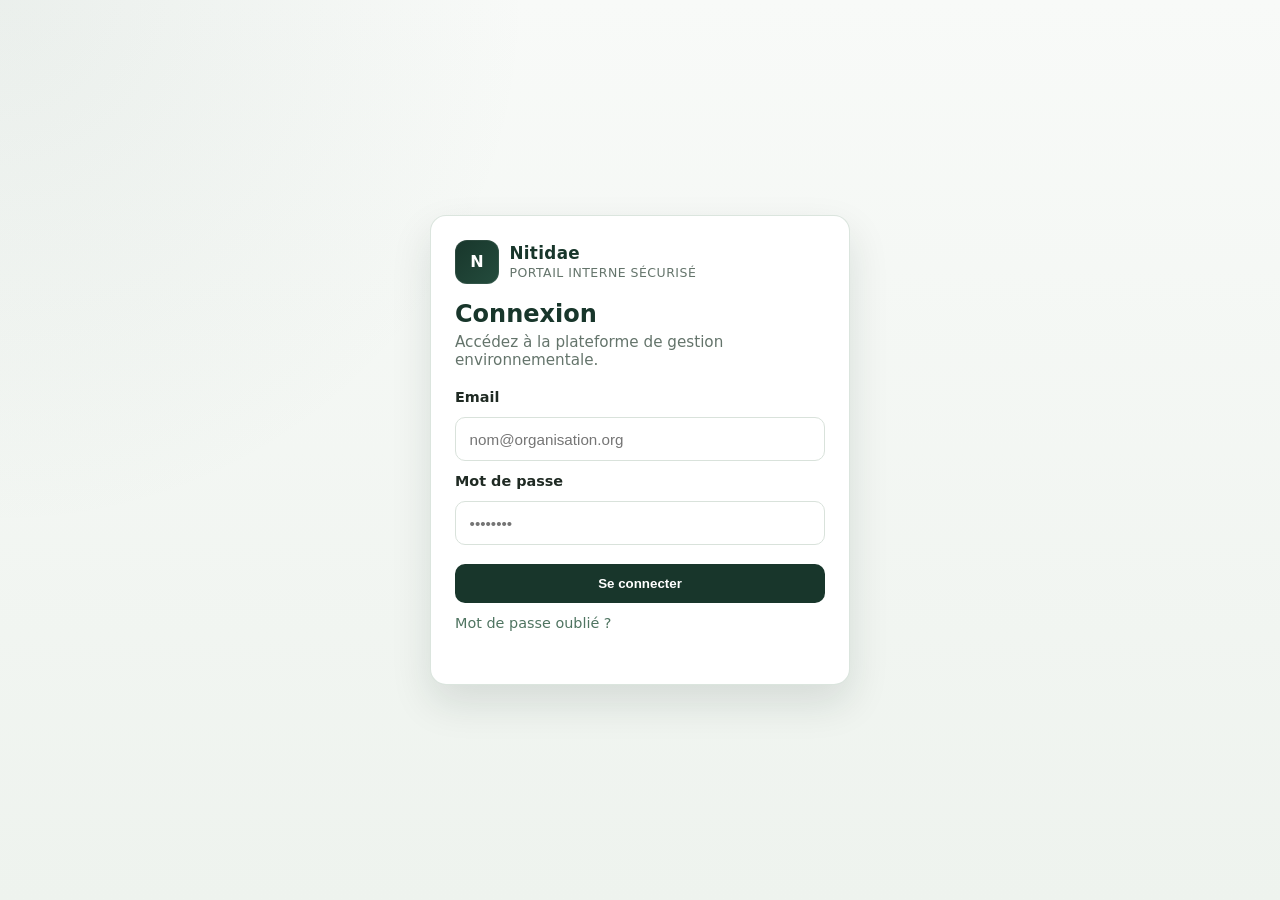
<file: frontend/public/index.html>
<!doctype html>
<html lang="fr">
<head>
  <meta charset="UTF-8" />
  <meta name="viewport" content="width=device-width, initial-scale=1.0" />
  <title>Nitidae - Connexion</title>
  <link rel="stylesheet" href="../src/css/style.css" />
</head>
<body class="auth-page">
  <main class="auth-layout">
    <section class="auth-card" aria-labelledby="connexion-title">
      <div class="logo-wrap" aria-hidden="true">
        <div class="logo-mark" aria-hidden="true">N</div>
        <div class="logo-wording">
          <p class="logo-text">Nitidae</p>
          <p class="logo-subtext">Portail interne sécurisé</p>
        </div>
      </div>

      <h1 id="connexion-title">Connexion</h1>
      <p class="subtitle">Accédez à la plateforme de gestion environnementale.</p>

      <form id="login-form" novalidate>
        <label for="email">Email</label>
        <input id="email" name="email" type="email" placeholder="nom@organisation.org" required />

        <label for="password">Mot de passe</label>
        <input id="password" name="password" type="password" placeholder="••••••••" required />

        <button type="submit">Se connecter</button>
        <a class="muted-link" href="#" aria-disabled="true">Mot de passe oublié ?</a>

        <p id="form-message" class="form-message" role="status" aria-live="polite"></p>
      </form>
    </section>
  </main>
  <script src="../src/js/app.js"></script>
</body>
</html>
</file>
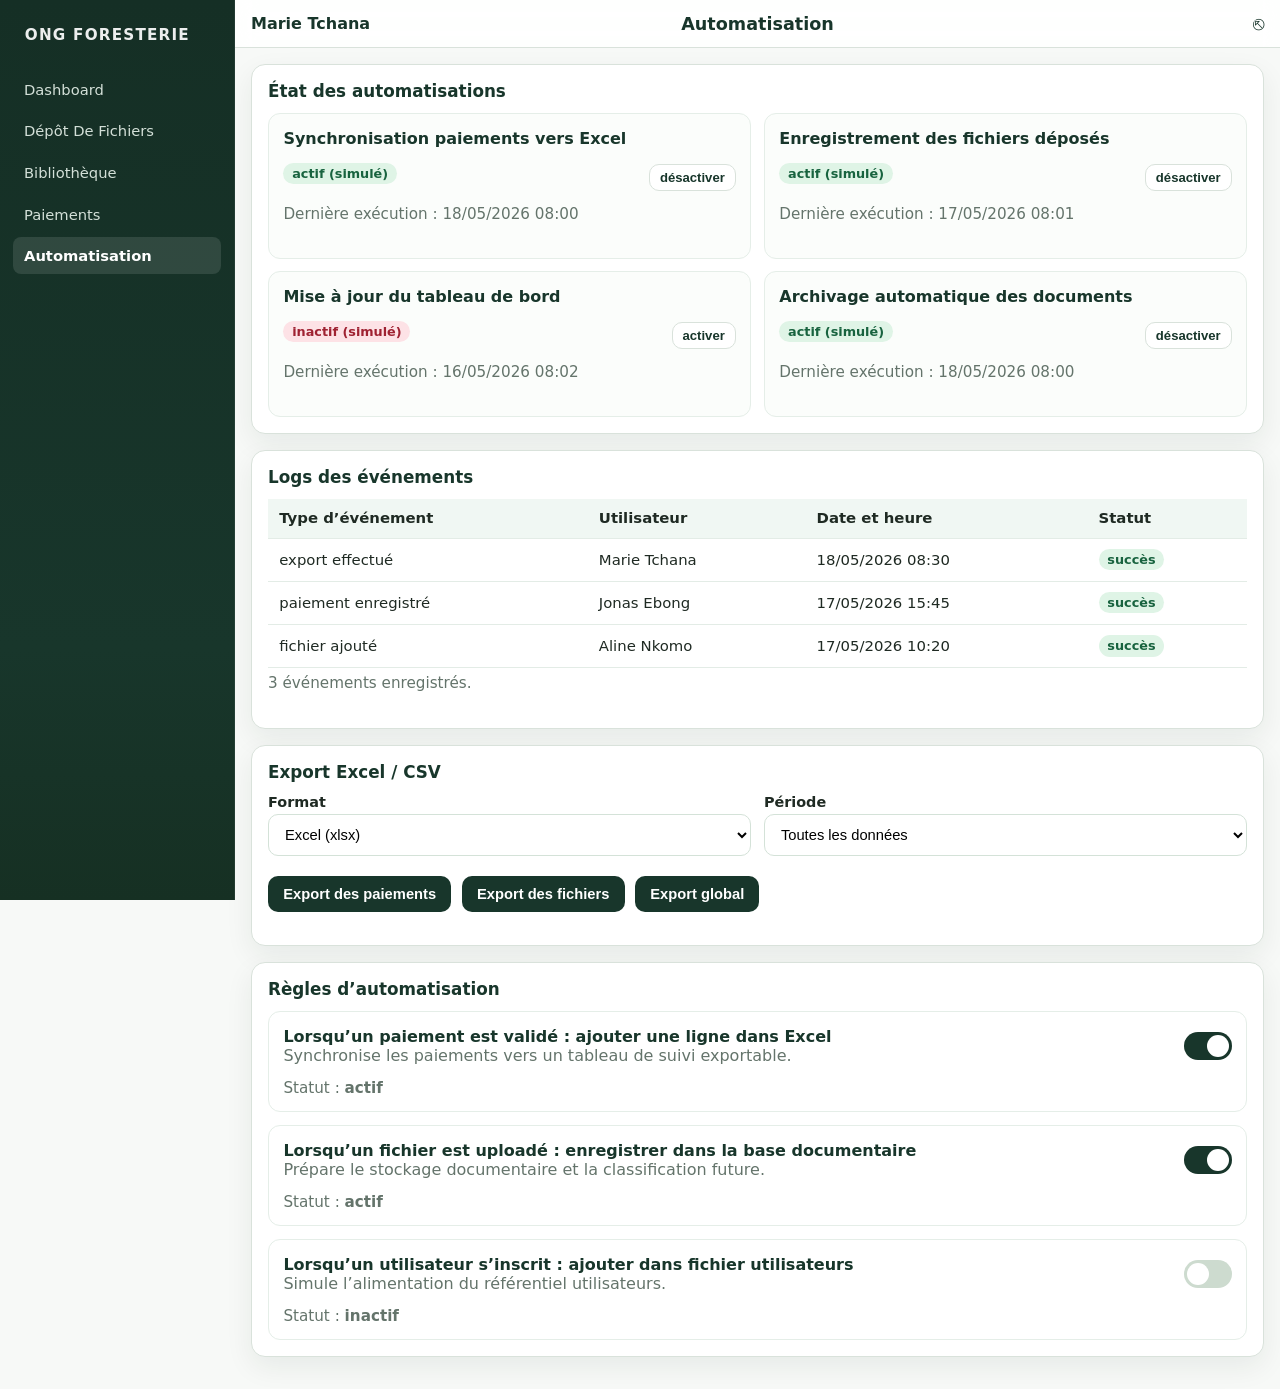
<file: frontend/public/automation.html>
<!doctype html>
<html lang="fr">
<head>
  <meta charset="UTF-8" />
  <meta name="viewport" content="width=device-width, initial-scale=1.0" />
  <title>ONG Foresterie - Automatisation</title>
  <link rel="stylesheet" href="../src/css/style.css" />
</head>
<body class="dashboard-page automation-page with-sidebar">
  <aside class="side-nav" aria-label="Navigation principale">
    <p class="side-nav-brand">ONG Foresterie</p>
    <nav class="side-nav-links">
      <a class="side-link" href="./dashboard.html">dashboard</a>
      <a class="side-link" href="./depot.html">dépôt de fichiers</a>
      <a class="side-link" href="./bibliotheque.html">bibliothèque</a>
      <a class="side-link" href="./paiements.html">paiements</a>
      <a class="side-link active" href="./automatisation.html">automatisation</a>
    </nav>
  </aside>

  <div class="app-main">
    <header class="topbar">
      <p class="topbar-user">Marie Tchana</p>
      <h1 class="topbar-title">Automatisation</h1>
      <a class="topbar-action" href="./index.html" aria-label="Déconnexion">⎋</a>
    </header>

    <main class="dashboard-layout automation-layout">
      <section class="section-block">
        <h2>État des automatisations</h2>
        <div id="automation-status-grid" class="automation-grid"></div>
      </section>

      <section class="section-block">
        <h2>Logs des événements</h2>
        <div class="table-wrap">
          <table class="admin-table" aria-label="Logs des automatisations">
            <thead>
              <tr>
                <th>Type d’événement</th>
                <th>Utilisateur</th>
                <th>Date et heure</th>
                <th>Statut</th>
              </tr>
            </thead>
            <tbody id="automation-logs-body"></tbody>
          </table>
        </div>
        <p class="subtitle" id="automation-logs-count"></p>
      </section>

      <section class="section-block">
        <h2>Export Excel / CSV</h2>
        <div class="automation-export">
          <div>
            <label for="export-type">Format</label>
            <select id="export-type">
              <option value="xlsx">Excel (xlsx)</option>
              <option value="csv">CSV</option>
            </select>
          </div>
          <div>
            <label for="export-period">Période</label>
            <select id="export-period">
              <option value="all">Toutes les données</option>
              <option value="7">7 derniers jours</option>
              <option value="30">30 derniers jours</option>
            </select>
          </div>
        </div>
        <div class="quick-actions automation-actions">
          <button class="quick-btn" type="button" data-export="payments">Export des paiements</button>
          <button class="quick-btn" type="button" data-export="files">Export des fichiers</button>
          <button class="quick-btn" type="button" data-export="global">Export global</button>
        </div>
        <p class="form-message" id="automation-export-message" aria-live="polite"></p>
      </section>

      <section class="section-block">
        <h2>Règles d’automatisation</h2>
        <div id="automation-rules-grid" class="automation-rules"></div>
      </section>
    </main>
  </div>

  <script src="../src/js/app.js"></script>
</body>
</html>
</file>
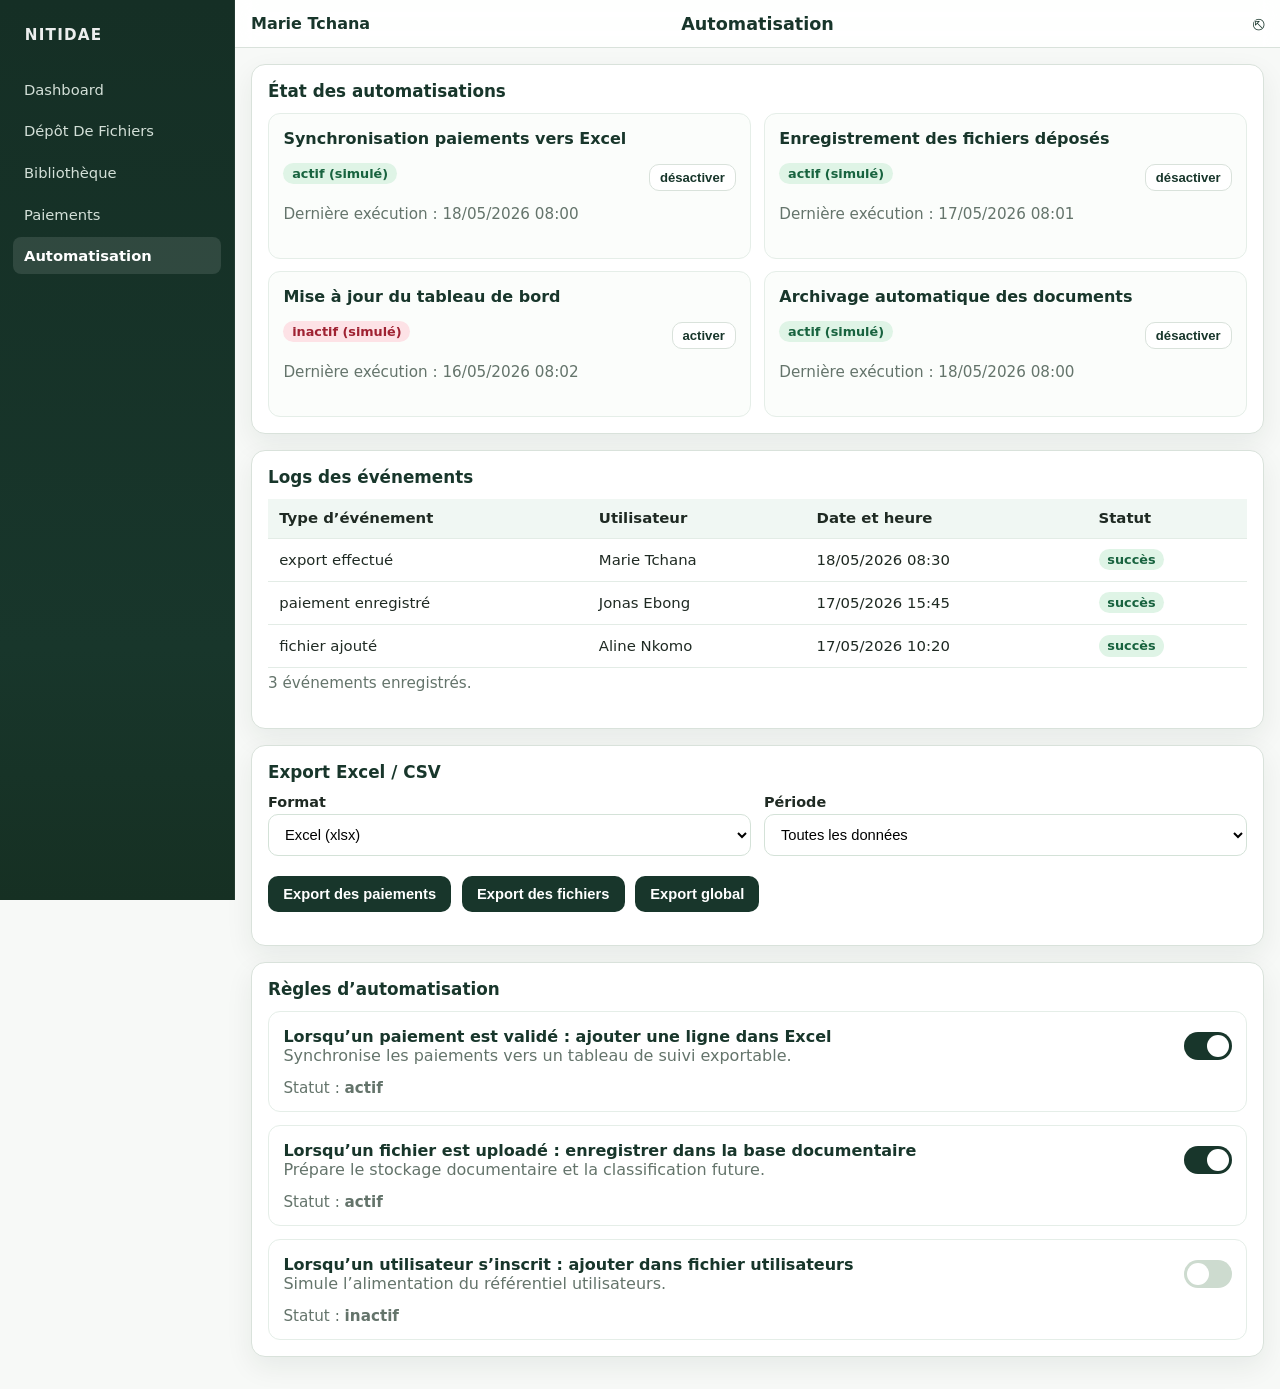
<file: frontend/public/automatisation.html>
<!doctype html>
<html lang="fr">
<head>
  <meta charset="UTF-8" />
  <meta name="viewport" content="width=device-width, initial-scale=1.0" />
  <title>Nitidae - Automatisation</title>
  <link rel="stylesheet" href="../src/css/style.css" />
</head>
<body class="dashboard-page automation-page with-sidebar">
  <aside class="side-nav" aria-label="Navigation principale">
    <p class="side-nav-brand">Nitidae</p>
    <nav class="side-nav-links">
      <a class="side-link" href="./dashboard.html">dashboard</a>
      <a class="side-link" href="./depot.html">dépôt de fichiers</a>
      <a class="side-link" href="./bibliotheque.html">bibliothèque</a>
      <a class="side-link" href="./paiements.html">paiements</a>
      <a class="side-link active" href="./automatisation.html">automatisation</a>
    </nav>
  </aside>

  <div class="app-main">
    <header class="topbar">
      <p class="topbar-user">Marie Tchana</p>
      <h1 class="topbar-title">Automatisation</h1>
      <a class="topbar-action" href="./index.html" aria-label="Déconnexion">⎋</a>
    </header>

    <main class="dashboard-layout automation-layout">
      <section class="section-block">
        <h2>État des automatisations</h2>
        <div id="automation-status-grid" class="automation-grid"></div>
      </section>

      <section class="section-block">
        <h2>Logs des événements</h2>
        <div class="table-wrap">
          <table class="admin-table" aria-label="Logs des automatisations">
            <thead>
              <tr>
                <th>Type d’événement</th>
                <th>Utilisateur</th>
                <th>Date et heure</th>
                <th>Statut</th>
              </tr>
            </thead>
            <tbody id="automation-logs-body"></tbody>
          </table>
        </div>
        <p class="subtitle" id="automation-logs-count"></p>
      </section>

      <section class="section-block">
        <h2>Export Excel / CSV</h2>
        <div class="automation-export">
          <div>
            <label for="export-type">Format</label>
            <select id="export-type">
              <option value="xlsx">Excel (xlsx)</option>
              <option value="csv">CSV</option>
            </select>
          </div>
          <div>
            <label for="export-period">Période</label>
            <select id="export-period">
              <option value="all">Toutes les données</option>
              <option value="7">7 derniers jours</option>
              <option value="30">30 derniers jours</option>
            </select>
          </div>
        </div>
        <div class="quick-actions automation-actions">
          <button class="quick-btn" type="button" data-export="payments">Export des paiements</button>
          <button class="quick-btn" type="button" data-export="files">Export des fichiers</button>
          <button class="quick-btn" type="button" data-export="global">Export global</button>
        </div>
        <p class="form-message" id="automation-export-message" aria-live="polite"></p>
      </section>

      <section class="section-block">
        <h2>Règles d’automatisation</h2>
        <div id="automation-rules-grid" class="automation-rules"></div>
      </section>
    </main>
  </div>

  <script src="../src/js/app.js"></script>
</body>
</html>
</file>
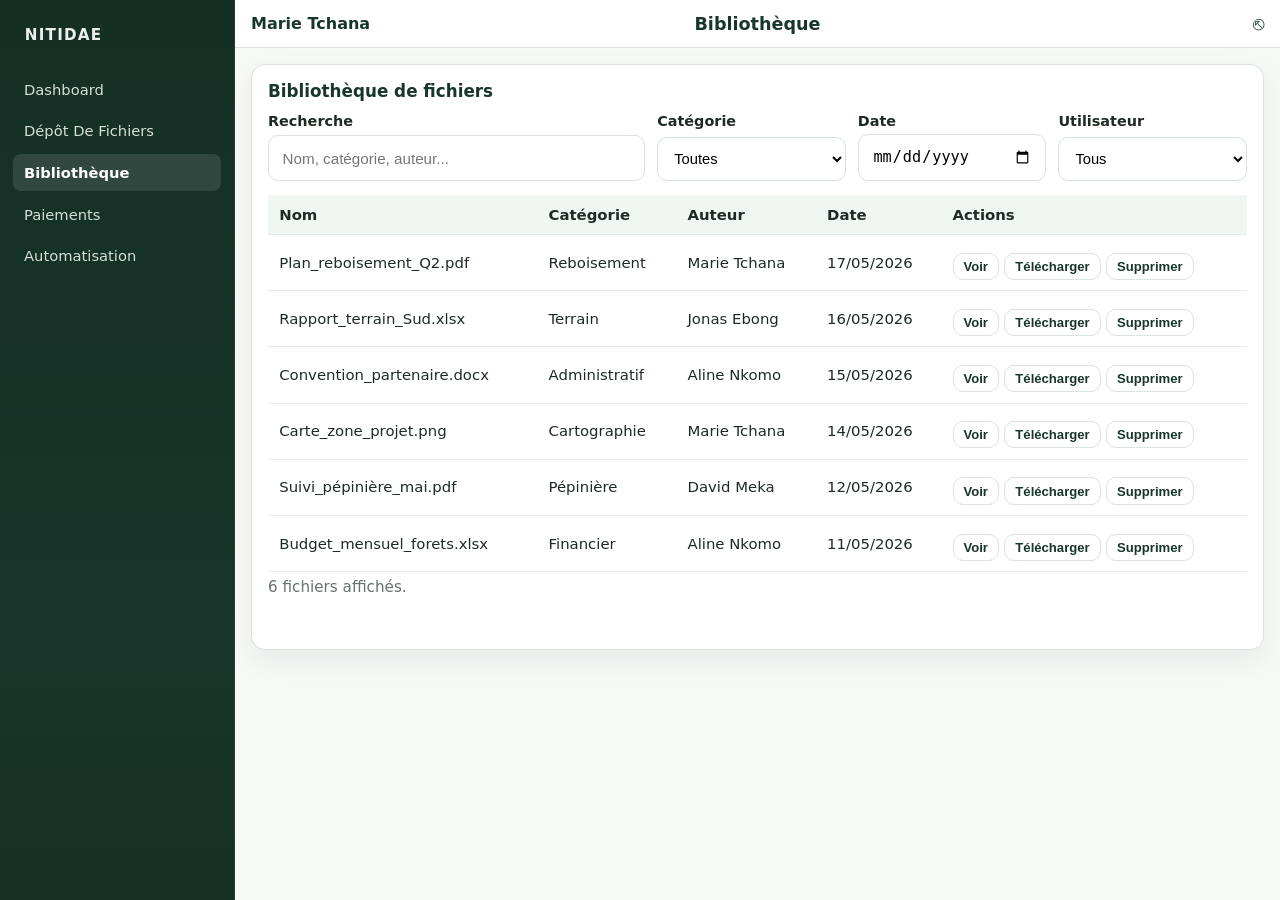
<file: frontend/public/bibliotheque.html>
<!doctype html>
<html lang="fr">
<head>
  <meta charset="UTF-8" />
  <meta name="viewport" content="width=device-width, initial-scale=1.0" />
  <title>Nitidae - Bibliothèque</title>
  <link rel="stylesheet" href="../src/css/style.css" />
</head>
<body class="dashboard-page library-page with-sidebar">
  <aside class="side-nav" aria-label="Navigation principale">
    <p class="side-nav-brand">Nitidae</p>
    <nav class="side-nav-links">
      <a class="side-link" href="./dashboard.html">dashboard</a>
      <a class="side-link" href="./depot.html">dépôt de fichiers</a>
      <a class="side-link active" href="./bibliotheque.html">bibliothèque</a>
      <a class="side-link" href="./paiements.html">paiements</a>
      <a class="side-link" href="./automatisation.html">automatisation</a>
    </nav>
  </aside>

  <div class="app-main">
  <header class="topbar">
    <p class="topbar-user">Marie Tchana</p>
    <h1 class="topbar-title">Bibliothèque</h1>
    <a class="topbar-action" href="./index.html" aria-label="Déconnexion">⎋</a>
  </header>

  <main class="dashboard-layout">
    <section class="section-block">
      <h2>Bibliothèque de fichiers</h2>

      <div class="library-filters">
        <div>
          <label for="search-file">Recherche</label>
          <input id="search-file" type="search" placeholder="Nom, catégorie, auteur..." />
        </div>
        <div>
          <label for="filter-category">Catégorie</label>
          <select id="filter-category">
            <option value="all">Toutes</option>
          </select>
        </div>
        <div>
          <label for="filter-date">Date</label>
          <input id="filter-date" type="date" />
        </div>
        <div>
          <label for="filter-user">Utilisateur</label>
          <select id="filter-user">
            <option value="all">Tous</option>
          </select>
        </div>
      </div>

      <div class="table-wrap">
        <table class="admin-table" aria-label="Liste des fichiers">
          <thead>
            <tr>
              <th>Nom</th>
              <th>Catégorie</th>
              <th>Auteur</th>
              <th>Date</th>
              <th>Actions</th>
            </tr>
          </thead>
          <tbody id="library-table-body"></tbody>
        </table>
      </div>

      <p class="subtitle" id="library-count"></p>
      <p class="form-message" id="library-action-message" aria-live="polite"></p>
    </section>
  </main>

  </div>

  <script src="../src/js/app.js"></script>
</body>
</html>
</file>
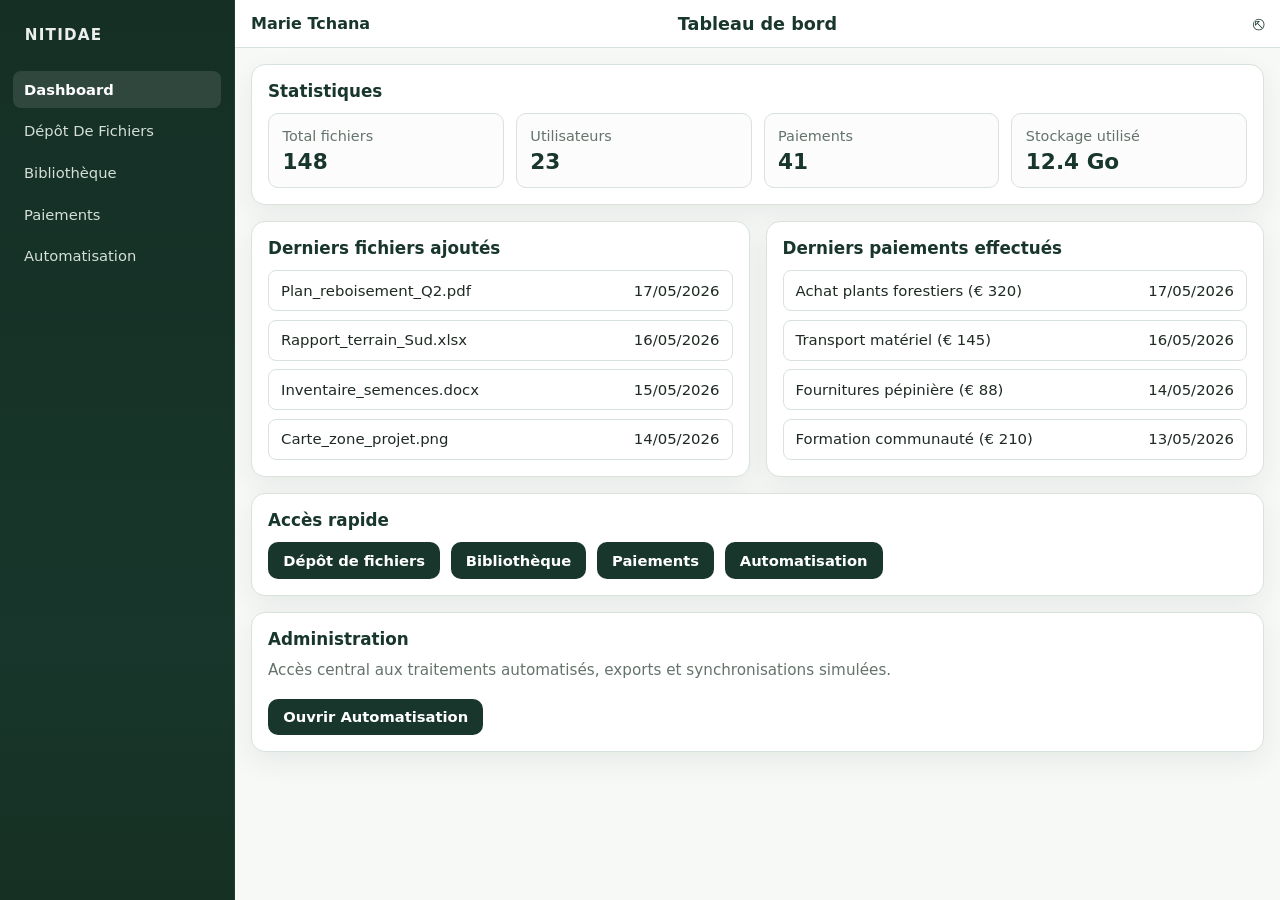
<file: frontend/public/dashboard.html>
<!doctype html>
<html lang="fr">
<head>
  <meta charset="UTF-8" />
  <meta name="viewport" content="width=device-width, initial-scale=1.0" />
  <title>Nitidae - Dashboard</title>
  <link rel="stylesheet" href="../src/css/style.css" />
</head>
<body class="dashboard-page with-sidebar">
  <aside class="side-nav" aria-label="Navigation principale">
    <p class="side-nav-brand">Nitidae</p>
    <nav class="side-nav-links">
      <a class="side-link active" href="./dashboard.html">dashboard</a>
      <a class="side-link" href="./depot.html">dépôt de fichiers</a>
      <a class="side-link" href="./bibliotheque.html">bibliothèque</a>
      <a class="side-link" href="./paiements.html">paiements</a>
      <a class="side-link" href="./automatisation.html">automatisation</a>
    </nav>
  </aside>

  <div class="app-main">
  <header class="topbar">
    <p class="topbar-user" id="user-name">Marie Tchana</p>
    <h1 class="topbar-title">Tableau de bord</h1>
    <a class="topbar-action" href="./index.html" title="Déconnexion" aria-label="Déconnexion">⎋</a>
  </header>

  <main class="dashboard-layout">
    <section aria-labelledby="stats-title" class="section-block">
      <h2 id="stats-title">Statistiques</h2>
      <div class="stats-grid" id="stats-grid">
        <article class="metric-card">
          <p class="metric-label">Total fichiers</p>
          <p class="metric-value" id="stat-files">0</p>
        </article>
        <article class="metric-card">
          <p class="metric-label">Utilisateurs</p>
          <p class="metric-value" id="stat-users">0</p>
        </article>
        <article class="metric-card">
          <p class="metric-label">Paiements</p>
          <p class="metric-value" id="stat-payments">0</p>
        </article>
        <article class="metric-card">
          <p class="metric-label">Stockage utilisé</p>
          <p class="metric-value" id="stat-storage">0 Go</p>
        </article>
      </div>
    </section>

    <section class="activity-grid" aria-label="Activité récente">
      <article class="section-block">
        <h2>Derniers fichiers ajoutés</h2>
        <ul class="admin-list" id="recent-files"></ul>
      </article>
      <article class="section-block">
        <h2>Derniers paiements effectués</h2>
        <ul class="admin-list" id="recent-payments"></ul>
      </article>
    </section>

    <section aria-labelledby="quick-access-title" class="section-block">
      <h2 id="quick-access-title">Accès rapide</h2>
      <nav class="quick-actions" aria-label="Liens rapides">
        <a class="quick-btn" href="./depot.html">Dépôt de fichiers</a>
        <a class="quick-btn" href="./bibliotheque.html">Bibliothèque</a>
        <a class="quick-btn" href="./paiements.html">Paiements</a>
        <a class="quick-btn" href="./automatisation.html">Automatisation</a>
      </nav>
    </section>

    <section aria-labelledby="admin-title" class="section-block">
      <h2 id="admin-title">Administration</h2>
      <p class="subtitle">Accès central aux traitements automatisés, exports et synchronisations simulées.</p>
      <nav class="quick-actions" aria-label="Administration">
        <a class="quick-btn" href="./automatisation.html">Ouvrir Automatisation</a>
      </nav>
    </section>
  </main>

  </div>

  <script src="../src/js/app.js"></script>
</body>
</html>
</file>
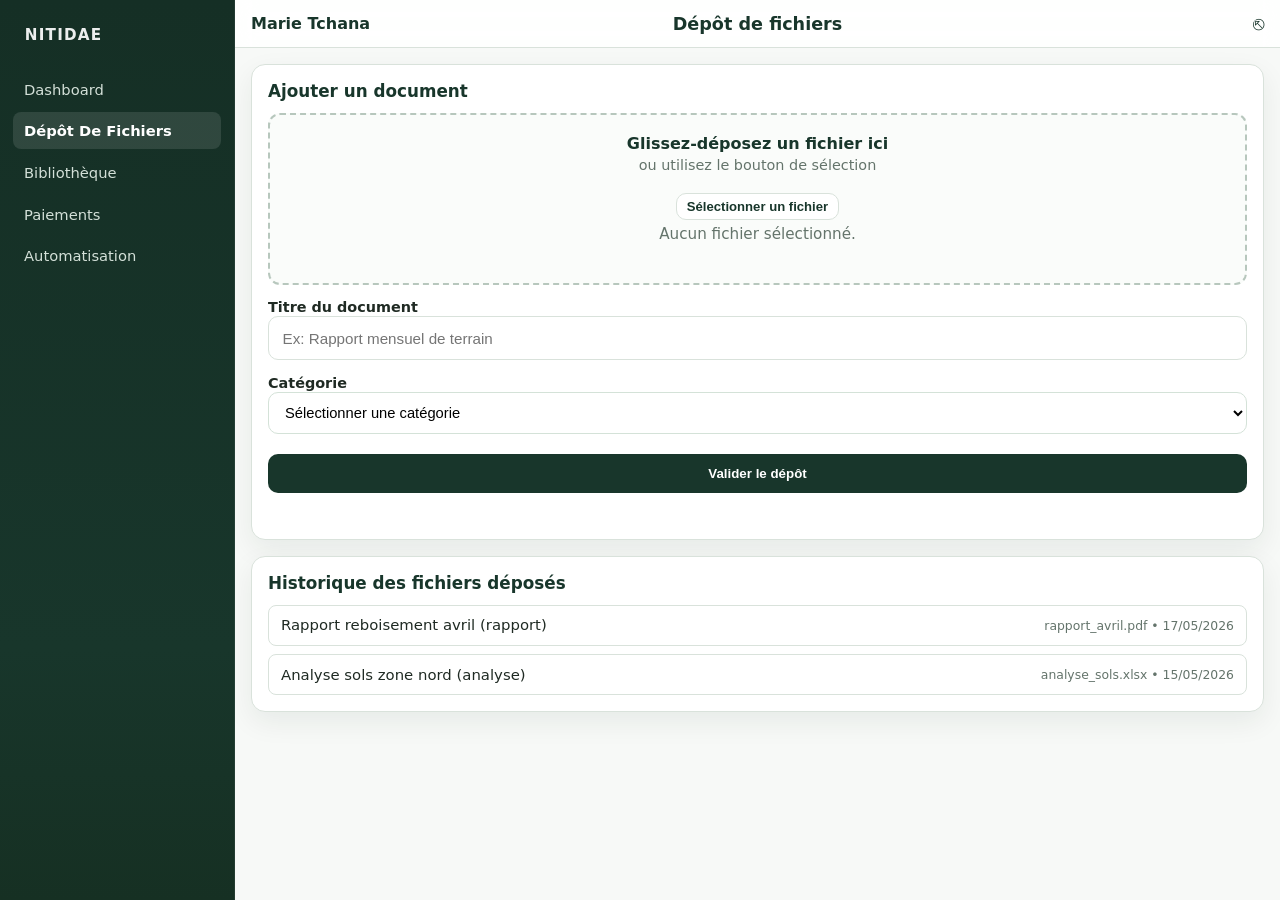
<file: frontend/public/depot.html>
<!doctype html>
<html lang="fr">
<head>
  <meta charset="UTF-8" />
  <meta name="viewport" content="width=device-width, initial-scale=1.0" />
  <title>Nitidae - Dépôt de fichiers</title>
  <link rel="stylesheet" href="../src/css/style.css" />
</head>
<body class="dashboard-page upload-page with-sidebar">
  <aside class="side-nav" aria-label="Navigation principale">
    <p class="side-nav-brand">Nitidae</p>
    <nav class="side-nav-links">
      <a class="side-link" href="./dashboard.html">dashboard</a>
      <a class="side-link active" href="./depot.html">dépôt de fichiers</a>
      <a class="side-link" href="./bibliotheque.html">bibliothèque</a>
      <a class="side-link" href="./paiements.html">paiements</a>
      <a class="side-link" href="./automatisation.html">automatisation</a>
    </nav>
  </aside>

  <div class="app-main">
  <header class="topbar">
    <p class="topbar-user">Marie Tchana</p>
    <h1 class="topbar-title">Dépôt de fichiers</h1>
    <a class="topbar-action" href="./index.html" aria-label="Déconnexion">⎋</a>
  </header>

  <main class="dashboard-layout">
    <section class="section-block">
      <h2>Ajouter un document</h2>

      <form id="upload-form" class="upload-form" novalidate>
        <div id="drop-zone" class="drop-zone" tabindex="0" role="button" aria-label="Zone de dépôt de fichier">
          <p class="drop-zone-title">Glissez-déposez un fichier ici</p>
          <p class="drop-zone-subtitle">ou utilisez le bouton de sélection</p>
          <button id="select-file-btn" type="button" class="table-btn">Sélectionner un fichier</button>
          <input id="upload-file-input" type="file" hidden />
          <p id="selected-file-name" class="subtitle">Aucun fichier sélectionné.</p>
        </div>

        <div>
          <label for="upload-title">Titre du document</label>
          <input id="upload-title" type="text" placeholder="Ex: Rapport mensuel de terrain" required />
        </div>

        <div>
          <label for="upload-category">Catégorie</label>
          <select id="upload-category" required>
            <option value="">Sélectionner une catégorie</option>
            <option value="rapport">rapport</option>
            <option value="analyse">analyse</option>
            <option value="dossier terrain">dossier terrain</option>
            <option value="autre">autre</option>
          </select>
        </div>

        <button type="submit">Valider le dépôt</button>
        <p id="upload-form-message" class="form-message" aria-live="polite"></p>
      </form>
    </section>

    <section class="section-block">
      <h2>Historique des fichiers déposés</h2>
      <ul id="upload-history" class="admin-list"></ul>
    </section>
  </main>

  </div>

  <script src="../src/js/app.js"></script>
</body>
</html>
</file>
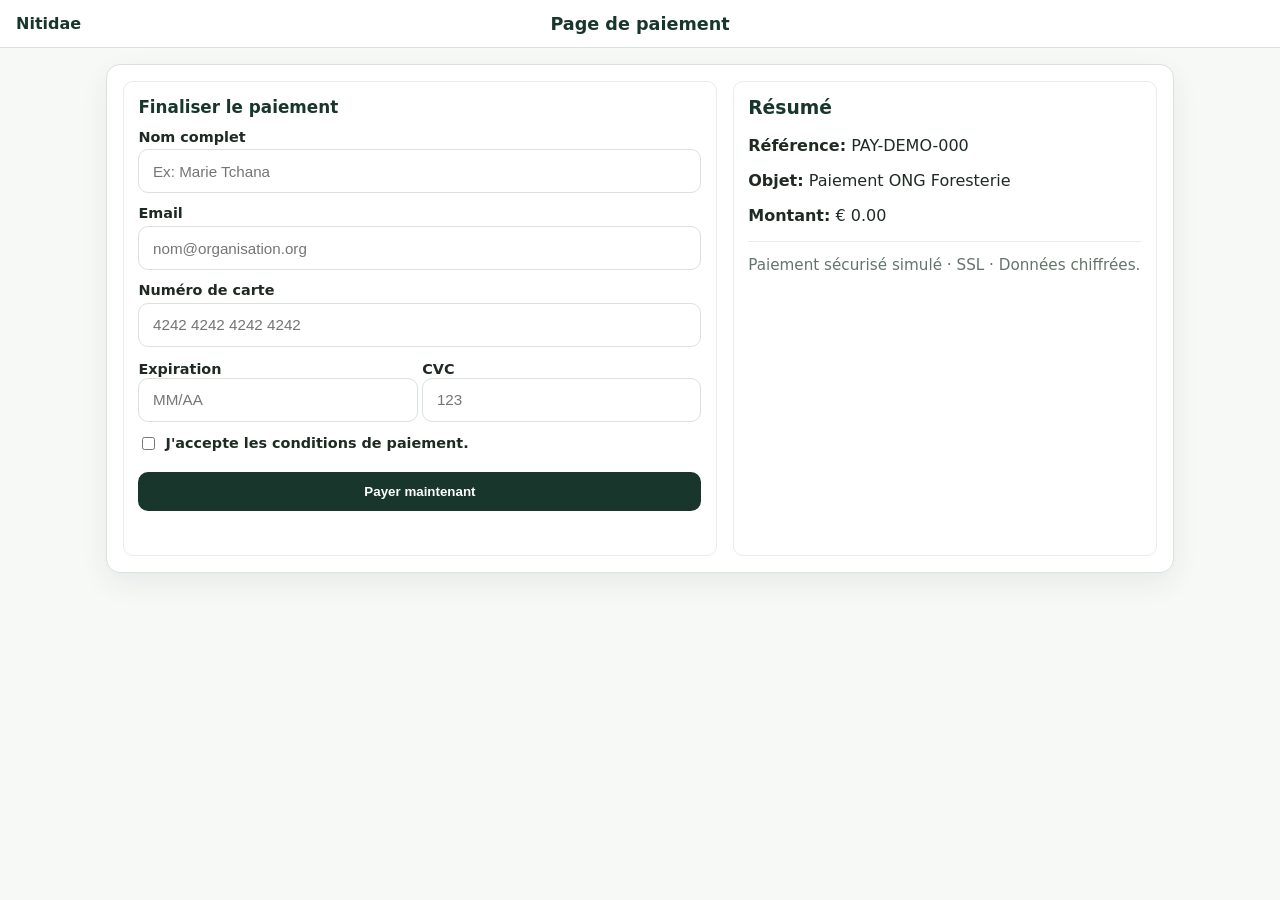
<file: frontend/public/paiement-lien.html>
<!doctype html>
<html lang="fr">
<head>
  <meta charset="UTF-8" />
  <meta name="viewport" content="width=device-width, initial-scale=1.0" />
  <title>Nitidae - Paiement</title>
  <link rel="stylesheet" href="../src/css/style.css" />
</head>
<body class="dashboard-page payment-link-page">
  <header class="topbar">
    <p class="topbar-user">Nitidae</p>
    <h1 class="topbar-title">Page de paiement</h1>
    
  </header>

  <main class="dashboard-layout">
    <section class="section-block checkout-layout">
      <article class="checkout-main">
        <h2>Finaliser le paiement</h2>
        <form id="link-page-form" class="checkout-form" novalidate>
          <div>
            <label for="checkout-name">Nom complet</label>
            <input id="checkout-name" type="text" placeholder="Ex: Marie Tchana" required />
          </div>
          <div>
            <label for="checkout-email">Email</label>
            <input id="checkout-email" type="email" placeholder="nom@organisation.org" required />
          </div>

          <div>
            <label for="checkout-card">Numéro de carte</label>
            <input id="checkout-card" type="text" inputmode="numeric" maxlength="19" placeholder="4242 4242 4242 4242" required />
          </div>
          <div class="checkout-inline-grid">
            <div>
              <label for="checkout-expiry">Expiration</label>
              <input id="checkout-expiry" type="text" maxlength="5" placeholder="MM/AA" required />
            </div>
            <div>
              <label for="checkout-cvc">CVC</label>
              <input id="checkout-cvc" type="text" inputmode="numeric" maxlength="4" placeholder="123" required />
            </div>
          </div>

          <label class="checkout-consent">
            <input id="checkout-consent" type="checkbox" />
            J'accepte les conditions de paiement.
          </label>

          <button id="link-page-pay-btn" type="submit">Payer maintenant</button>
          <p id="link-page-message" class="form-message" aria-live="polite"></p>
        </form>
      </article>

      <aside class="checkout-summary">
        <h3>Résumé</h3>
        <p><strong>Référence:</strong> <span id="link-page-reference">-</span></p>
        <p><strong>Objet:</strong> <span id="link-page-purpose">-</span></p>
        <p><strong>Montant:</strong> <span id="link-page-amount">€ 0.00</span></p>
        <hr />
        <p class="subtitle">Paiement sécurisé simulé · SSL · Données chiffrées.</p>
      </aside>
    </section>
  </main>

  <script src="../src/js/app.js"></script>
</body>
</html>
</file>
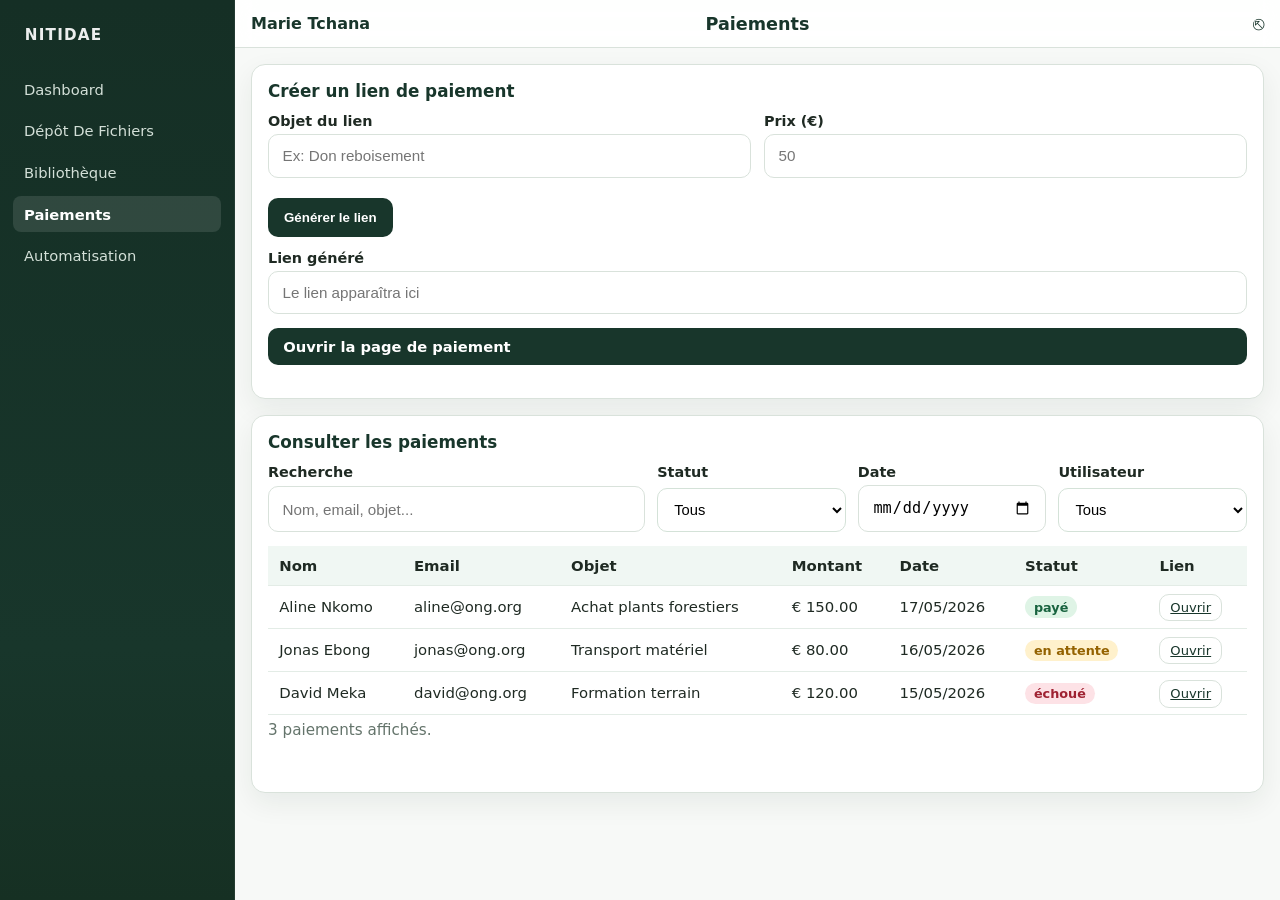
<file: frontend/public/paiements.html>
<!doctype html>
<html lang="fr">
<head>
  <meta charset="UTF-8" />
  <meta name="viewport" content="width=device-width, initial-scale=1.0" />
  <title>Nitidae - Paiements</title>
  <link rel="stylesheet" href="../src/css/style.css" />
</head>
<body class="dashboard-page payments-page with-sidebar">
  <aside class="side-nav" aria-label="Navigation principale">
    <p class="side-nav-brand">Nitidae</p>
    <nav class="side-nav-links">
      <a class="side-link" href="./dashboard.html">dashboard</a>
      <a class="side-link" href="./depot.html">dépôt de fichiers</a>
      <a class="side-link" href="./bibliotheque.html">bibliothèque</a>
      <a class="side-link active" href="./paiements.html">paiements</a>
      <a class="side-link" href="./automatisation.html">automatisation</a>
    </nav>
  </aside>

  <div class="app-main">
  <header class="topbar">
    <p class="topbar-user">Marie Tchana</p>
    <h1 class="topbar-title">Paiements</h1>
    <a class="topbar-action" href="./index.html" aria-label="Déconnexion">⎋</a>
  </header>

  <main class="dashboard-layout">
    <section class="section-block">
      <h2>Créer un lien de paiement</h2>
      <div class="payment-link-builder">
        <div>
          <label for="link-purpose">Objet du lien</label>
          <input id="link-purpose" type="text" placeholder="Ex: Don reboisement" />
        </div>
        <div>
          <label for="link-amount">Prix (€)</label>
          <input id="link-amount" type="number" min="1" step="0.01" placeholder="50" />
        </div>
        <button id="generate-link-btn" type="button">Générer le lien</button>
        <div class="payment-link-output-wrap">
          <label for="payment-link-output">Lien généré</label>
          <input id="payment-link-output" type="text" readonly placeholder="Le lien apparaîtra ici" />
          <a id="open-payment-link" class="quick-btn" href="#" target="_blank" rel="noopener">Ouvrir la page de paiement</a>
        </div>
      </div>
      <p class="form-message" id="payment-link-message" aria-live="polite"></p>
    </section>

    <section class="section-block">
      <h2>Consulter les paiements</h2>
      <div class="library-filters">
        <div>
          <label for="search-payment">Recherche</label>
          <input id="search-payment" type="search" placeholder="Nom, email, objet..." />
        </div>
        <div>
          <label for="filter-payment-status">Statut</label>
          <select id="filter-payment-status">
            <option value="all">Tous</option>
            <option value="payé">payé</option>
            <option value="en attente">en attente</option>
            <option value="échoué">échoué</option>
          </select>
        </div>
        <div>
          <label for="filter-payment-date">Date</label>
          <input id="filter-payment-date" type="date" />
        </div>
        <div>
          <label for="filter-payment-user">Utilisateur</label>
          <select id="filter-payment-user">
            <option value="all">Tous</option>
          </select>
        </div>
      </div>

      <div class="table-wrap">
        <table class="admin-table" aria-label="Historique des paiements">
          <thead>
            <tr>
              <th>Nom</th>
              <th>Email</th>
              <th>Objet</th>
              <th>Montant</th>
              <th>Date</th>
              <th>Statut</th>
              <th>Lien</th>
            </tr>
          </thead>
          <tbody id="payments-history-body"></tbody>
        </table>
      </div>
      <p class="subtitle" id="payments-count"></p>
      <p class="form-message" id="payments-action-message" aria-live="polite"></p>
    </section>
  </main>

  </div>

  <script src="../src/js/app.js"></script>
</body>
</html>
</file>
<file: frontend/src/css/style.css>
:root {
  --green-dark: #18362b;
  --green-mid: #4f7461;
  --green-light: #eef3ee;
  --surface: #ffffff;
  --surface-alt: #f7f9f7;
  --text-dark: #1f2a23;
  --muted: #64746b;
  --line: #d9e2db;
  --white: #ffffff;
  --danger: #b02a37;
}

* {
  box-sizing: border-box;
}

body {
  margin: 0;
  font-family: Inter, Roboto, system-ui, -apple-system, BlinkMacSystemFont, "Segoe UI", sans-serif;
  color: var(--text-dark);
  background: var(--surface-alt);
}

.auth-page {
  min-height: 100vh;
  background:
    radial-gradient(circle at top left, rgba(79, 116, 97, 0.08), transparent 34%),
    linear-gradient(180deg, #f8faf8, var(--green-light));
}

.auth-layout {
  min-height: 100vh;
  display: grid;
  place-items: center;
  padding: 1rem;
}

.auth-card {
  width: 100%;
  max-width: 420px;
  background: var(--white);
  border-radius: 16px;
  padding: 1.5rem;
  box-shadow: 0 18px 40px rgba(18, 44, 34, 0.12);
  border: 1px solid rgba(216, 227, 219, 0.9);
}

.logo-wrap {
  display: flex;
  align-items: center;
  gap: 0.65rem;
  margin-bottom: 1rem;
}

.logo-mark {
  width: 44px;
  height: 44px;
  border-radius: 12px;
  background: linear-gradient(135deg, var(--green-dark), #244c3d);
  color: #fff;
  display: grid;
  place-items: center;
  font-size: 1rem;
  font-weight: 800;
  letter-spacing: 0.02em;
  box-shadow: inset 0 0 0 1px rgba(255, 255, 255, 0.08);
}

.logo-wording {
  display: grid;
  gap: 0.1rem;
}

.logo-text {
  margin: 0;
  font-weight: 700;
  color: var(--green-dark);
  font-size: 1.05rem;
  letter-spacing: 0.02em;
  text-transform: none;
}

.logo-subtext {
  margin: 0;
  color: var(--muted);
  font-size: 0.78rem;
  letter-spacing: 0.04em;
  text-transform: uppercase;
}

h1 {
  margin: 0;
  font-size: 1.5rem;
  color: var(--green-dark);
}

.subtitle {
  margin: 0.35rem 0 1.25rem;
  color: var(--muted);
  font-size: 0.95rem;
}

form {
  display: grid;
  gap: 0.75rem;
}

label {
  font-size: 0.9rem;
  font-weight: 600;
}

input {
  width: 100%;
  border: 1px solid var(--line);
  border-radius: 10px;
  padding: 0.78rem 0.85rem;
  font-size: 0.95rem;
  background: #fff;
}

input:focus {
  outline: 2px solid rgba(95, 154, 114, 0.35);
  border-color: var(--green-mid);
}

button {
  margin-top: 0.45rem;
  border: none;
  border-radius: 10px;
  padding: 0.75rem 1rem;
  background: var(--green-dark);
  color: #fff;
  font-weight: 600;
  cursor: pointer;
  transition: transform 0.15s ease, background 0.15s ease;
}

button:hover {
  background: #10271f;
  transform: translateY(-1px);
}

.muted-link {
  color: var(--green-mid);
  text-decoration: none;
  font-size: 0.9rem;
  width: fit-content;
}

.muted-link:hover {
  text-decoration: underline;
}

.form-message {
  min-height: 1.2em;
  margin: 0;
  font-size: 0.9rem;
  color: var(--danger);
}

.dashboard-page {
  min-height: 100vh;
  background: var(--surface-alt);
}

.automation-layout {
  display: grid;
  gap: 1rem;
}

.desktop-locked {
  overflow: hidden;
}

.desktop-access-blocker {
  position: fixed;
  inset: 0;
  z-index: 9999;
  display: grid;
  place-items: center;
  background: linear-gradient(180deg, rgba(238, 247, 241, 0.98), rgba(245, 250, 247, 0.98));
  backdrop-filter: blur(4px);
  padding: 1rem;
}

.desktop-access-card {
  width: 100%;
  max-width: 460px;
  background: #fff;
  border-radius: 16px;
  padding: 1.5rem;
  text-align: center;
  box-shadow: 0 16px 36px rgba(18, 49, 34, 0.16);
  border: 1px solid #e2ece5;
}

.desktop-access-icon {
  width: 64px;
  height: 64px;
  margin: 0 auto 0.9rem;
  border-radius: 999px;
  display: grid;
  place-items: center;
  background: var(--green-light);
  font-size: 1.8rem;
}

.desktop-access-card h2 {
  margin: 0 0 0.5rem;
  color: var(--green-dark);
}

.with-sidebar .app-main {
  margin-left: 235px;
}

.side-nav {
  position: fixed;
  top: 0;
  left: 0;
  bottom: 0;
  width: 235px;
  background: linear-gradient(180deg, #152f25, #18362b 72%, #163023);
  color: #fff;
  padding: 1rem 0.8rem;
  border-right: 1px solid rgba(255, 255, 255, 0.06);
}

.side-nav-brand {
  margin: 0 0 1rem;
  padding: 0.65rem 0.75rem;
  font-weight: 700;
  font-size: 0.95rem;
  letter-spacing: 0.08em;
  text-transform: uppercase;
  color: rgba(255, 255, 255, 0.92);
}

.side-nav-links {
  display: grid;
  gap: 0.3rem;
}

.side-link {
  display: block;
  text-decoration: none;
  color: rgba(228, 239, 231, 0.92);
  border-radius: 8px;
  padding: 0.62rem 0.7rem;
  font-size: 0.92rem;
  text-transform: capitalize;
}

.side-link:hover {
  background: rgba(255, 255, 255, 0.08);
}

.side-link.active {
  background: rgba(255, 255, 255, 0.11);
  color: #fff;
  font-weight: 700;
}

.topbar {
  position: sticky;
  top: 0;
  z-index: 5;
  display: grid;
  grid-template-columns: 1fr auto 1fr;
  align-items: center;
  gap: 0.75rem;
  background: rgba(255, 255, 255, 0.88);
  backdrop-filter: blur(10px);
  border-bottom: 1px solid var(--line);
  color: #fff;
  padding: 0.85rem 1rem;
}

.topbar-user {
  margin: 0;
  font-weight: 600;
  justify-self: start;
  color: var(--green-dark);
}

.topbar-title {
  margin: 0;
  font-size: 1.1rem;
  color: var(--green-dark);
  text-align: center;
}

.topbar-action {
  justify-self: end;
  text-decoration: none;
  color: var(--green-dark);
  font-size: 1.2rem;
  line-height: 1;
}

.dashboard-layout {
  max-width: 1100px;
  margin: 1rem auto 0;
  padding: 0 1rem 2rem;
  display: grid;
  gap: 1rem;
}

.section-block {
  background: var(--white);
  border-radius: 14px;
  box-shadow: 0 10px 28px rgba(18, 44, 34, 0.07);
  border: 1px solid var(--line);
  padding: 1rem;
}

.section-block h2 {
  margin: 0 0 0.75rem;
  color: var(--green-dark);
  font-size: 1.05rem;
}

.stats-grid {
  display: grid;
  grid-template-columns: repeat(4, minmax(0, 1fr));
  gap: 0.75rem;
}

.metric-card {
  border: 1px solid var(--line);
  border-radius: 10px;
  padding: 0.85rem;
  background: #fbfcfb;
}

.metric-label {
  margin: 0;
  color: var(--muted);
  font-size: 0.9rem;
}

.metric-value {
  margin: 0.3rem 0 0;
  font-size: 1.35rem;
  font-weight: 700;
  color: var(--green-dark);
}

.activity-grid {
  display: grid;
  grid-template-columns: repeat(2, minmax(0, 1fr));
  gap: 1rem;
}

.admin-list {
  list-style: none;
  padding: 0;
  margin: 0;
  display: grid;
  gap: 0.55rem;
}

.admin-list li {
  border: 1px solid var(--line);
  border-radius: 8px;
  padding: 0.65rem 0.75rem;
  display: flex;
  justify-content: space-between;
  gap: 0.75rem;
  font-size: 0.93rem;
}

.quick-actions {
  display: flex;
  flex-wrap: wrap;
  gap: 0.65rem;
}

.quick-btn {
  text-decoration: none;
  background: var(--green-dark);
  color: #fff;
  border-radius: 10px;
  padding: 0.62rem 0.95rem;
  font-weight: 600;
  font-size: 0.92rem;
}

.quick-btn:hover {
  background: #174b33;
}

.automation-grid {
  display: grid;
  grid-template-columns: repeat(2, minmax(0, 1fr));
  gap: 0.8rem;
}

.automation-card {
  border: 1px solid #e5eee8;
  border-radius: 12px;
  padding: 0.9rem;
  background: #fbfdfb;
  display: grid;
  gap: 0.55rem;
}

.automation-card-title {
  margin: 0;
  color: var(--green-dark);
  font-weight: 700;
}

.automation-meta {
  display: flex;
  flex-wrap: wrap;
  gap: 0.5rem;
  align-items: center;
  justify-content: space-between;
}

.automation-status {
  display: inline-flex;
  padding: 0.2rem 0.55rem;
  border-radius: 999px;
  font-size: 0.8rem;
  font-weight: 700;
}

.automation-status.active {
  background: #dff4e6;
  color: #18633f;
}

.automation-status.inactive {
  background: #fde2e6;
  color: #9f2232;
}

.automation-switch {
  width: fit-content;
}

.automation-export {
  display: grid;
  grid-template-columns: repeat(2, minmax(0, 1fr));
  gap: 0.8rem;
  margin-bottom: 0.8rem;
}

.automation-export > div {
  display: grid;
  gap: 0.3rem;
}

.automation-actions {
  margin-top: 0.2rem;
}

.automation-rules {
  display: grid;
  gap: 0.8rem;
}

.automation-rule {
  border: 1px solid #e5eee8;
  border-radius: 12px;
  padding: 0.9rem;
  display: grid;
  gap: 0.55rem;
  background: #fff;
}

.automation-rule-top {
  display: flex;
  justify-content: space-between;
  gap: 0.75rem;
  align-items: center;
}

.automation-rule-desc {
  margin: 0;
  color: var(--muted);
}

.toggle-switch {
  position: relative;
  display: inline-block;
  width: 48px;
  height: 28px;
}

.toggle-switch input {
  opacity: 0;
  width: 0;
  height: 0;
}

.toggle-slider {
  position: absolute;
  cursor: pointer;
  inset: 0;
  background-color: #cddbcf;
  transition: 0.2s;
  border-radius: 999px;
}

.toggle-slider:before {
  content: '';
  position: absolute;
  height: 22px;
  width: 22px;
  left: 3px;
  bottom: 3px;
  background: white;
  transition: 0.2s;
  border-radius: 50%;
}

.toggle-switch input:checked + .toggle-slider {
  background: var(--green-dark);
}

.toggle-switch input:checked + .toggle-slider:before {
  transform: translateX(20px);
}

.automation-rule .subtitle {
  margin-bottom: 0;
}

.library-filters {
  display: grid;
  grid-template-columns: 2fr repeat(3, 1fr);
  gap: 0.75rem;
  margin-bottom: 0.9rem;
}

.library-filters div {
  display: grid;
  gap: 0.3rem;
}

select {
  width: 100%;
  border: 1px solid #d4e2d8;
  border-radius: 10px;
  padding: 0.68rem 0.75rem;
  font-size: 0.92rem;
  background: #fff;
}

.table-wrap {
  overflow-x: auto;
}

.admin-table {
  width: 100%;
  border-collapse: collapse;
  min-width: 760px;
  font-size: 0.93rem;
}

.admin-table thead {
  background: #f0f7f3;
}

.admin-table th,
.admin-table td {
  text-align: left;
  border-bottom: 1px solid #e3ece6;
  padding: 0.65rem 0.7rem;
}

.table-actions {
  display: flex;
  flex-wrap: wrap;
  gap: 0.35rem;
}

.table-btn {
  border: 1px solid var(--line);
  border-radius: 10px;
  background: #fff;
  color: var(--green-dark);
  padding: 0.32rem 0.62rem;
  font-size: 0.82rem;
  cursor: pointer;
}

.table-btn:hover {
  background: #eef7f1;
}

.table-empty {
  text-align: center;
  color: var(--muted);
  font-style: italic;
}

.payment-form {
  display: grid;
  grid-template-columns: repeat(2, minmax(0, 1fr));
  gap: 0.8rem;
}

.payment-form div {
  display: grid;
  gap: 0.3rem;
}

.payment-form button,
.payment-form .form-message {
  grid-column: 1 / -1;
}

.status-pill {
  display: inline-flex;
  align-items: center;
  border-radius: 999px;
  padding: 0.2rem 0.55rem;
  font-size: 0.8rem;
  font-weight: 600;
}

.status-paid {
  background: #dff4e6;
  color: #18633f;
}

.status-pending {
  background: #fff1cc;
  color: #946200;
}

.status-failed {
  background: #fde2e6;
  color: #9f2232;
}

.payment-link-builder {
  display: grid;
  grid-template-columns: 1fr 1fr;
  gap: 0.8rem;
}

.payment-link-builder > div {
  display: grid;
  gap: 0.3rem;
}

.payment-link-builder button {
  grid-column: 1 / -1;
  width: fit-content;
}

.payment-link-output-wrap {
  grid-column: 1 / -1;
}

.payment-link-output-wrap .quick-btn {
  margin-top: 0.55rem;
  display: inline-flex;
}

.paid-item {
  display: flex;
  justify-content: space-between;
  gap: 0.75rem;
}

.payment-link-card {
  max-width: 520px;
}

.checkout-layout {
  display: grid;
  grid-template-columns: 1.4fr 1fr;
  gap: 1rem;
}

.checkout-main,
.checkout-summary {
  border: 1px solid #e5eee8;
  border-radius: 10px;
  padding: 0.9rem;
}

.checkout-form {
  display: grid;
  gap: 0.75rem;
}

.checkout-form > div {
  display: grid;
  gap: 0.3rem;
}

.checkout-inline-grid {
  display: grid;
  grid-template-columns: 1fr 1fr;
  gap: 0.65rem;
}

.checkout-consent {
  display: flex;
  align-items: center;
  gap: 0.45rem;
  font-size: 0.9rem;
}

.checkout-consent input {
  width: auto;
}

.checkout-summary h3 {
  margin-top: 0;
  color: var(--green-dark);
}

.checkout-summary hr {
  border: none;
  border-top: 1px solid #e5eee8;
  margin: 0.85rem 0;
}

button:disabled {
  opacity: 0.75;
  cursor: not-allowed;
}

.upload-form {
  display: grid;
  gap: 0.8rem;
}

.drop-zone {
  border: 2px dashed #b7c7bd;
  border-radius: 12px;
  padding: 1.2rem;
  text-align: center;
  background: #fafcfa;
  transition: all 0.2s ease;
}

.drop-zone-active {
  border-color: var(--green-mid);
  background: #ecf7f0;
}

.drop-zone-title {
  margin: 0;
  font-weight: 700;
  color: var(--green-dark);
}

.drop-zone-subtitle {
  margin: 0.2rem 0 0.8rem;
  color: var(--muted);
  font-size: 0.9rem;
}

.upload-history-item {
  align-items: center;
}

.upload-history-item small {
  color: var(--muted);
}

@media (max-width: 480px) {
  .auth-card {
    padding: 1.1rem;
    border-radius: 12px;
  }
}

@media (max-width: 900px) {
  .side-nav {
    position: static;
    width: 100%;
    border-right: 0;
    border-bottom: 1px solid rgba(255, 255, 255, 0.12);
  }

  .with-sidebar .app-main {
    margin-left: 0;
  }

  .side-nav-links {
    grid-template-columns: repeat(2, minmax(0, 1fr));
  }

  .stats-grid {
    grid-template-columns: repeat(2, minmax(0, 1fr));
  }

  .activity-grid {
    grid-template-columns: 1fr;
  }

  .library-filters {
    grid-template-columns: 1fr 1fr;
  }

  .payment-form {
    grid-template-columns: 1fr;
  }

  .payment-link-builder {
    grid-template-columns: 1fr;
  }

  .checkout-layout {
    grid-template-columns: 1fr;
  }

  .checkout-inline-grid {
    grid-template-columns: 1fr;
  }

  .automation-grid,
  .automation-export {
    grid-template-columns: 1fr;
  }
}

@media (max-width: 620px) {
  .side-nav-links {
    grid-template-columns: 1fr;
  }

  .topbar {
    grid-template-columns: 1fr auto;
    grid-template-areas:
      "user action"
      "title title";
  }

  .topbar-user {
    grid-area: user;
  }

  .topbar-title {
    grid-area: title;
    text-align: left;
    font-size: 1rem;
  }

  .topbar-action {
    grid-area: action;
  }

  .library-filters {
    grid-template-columns: 1fr;
  }
}
</file>
